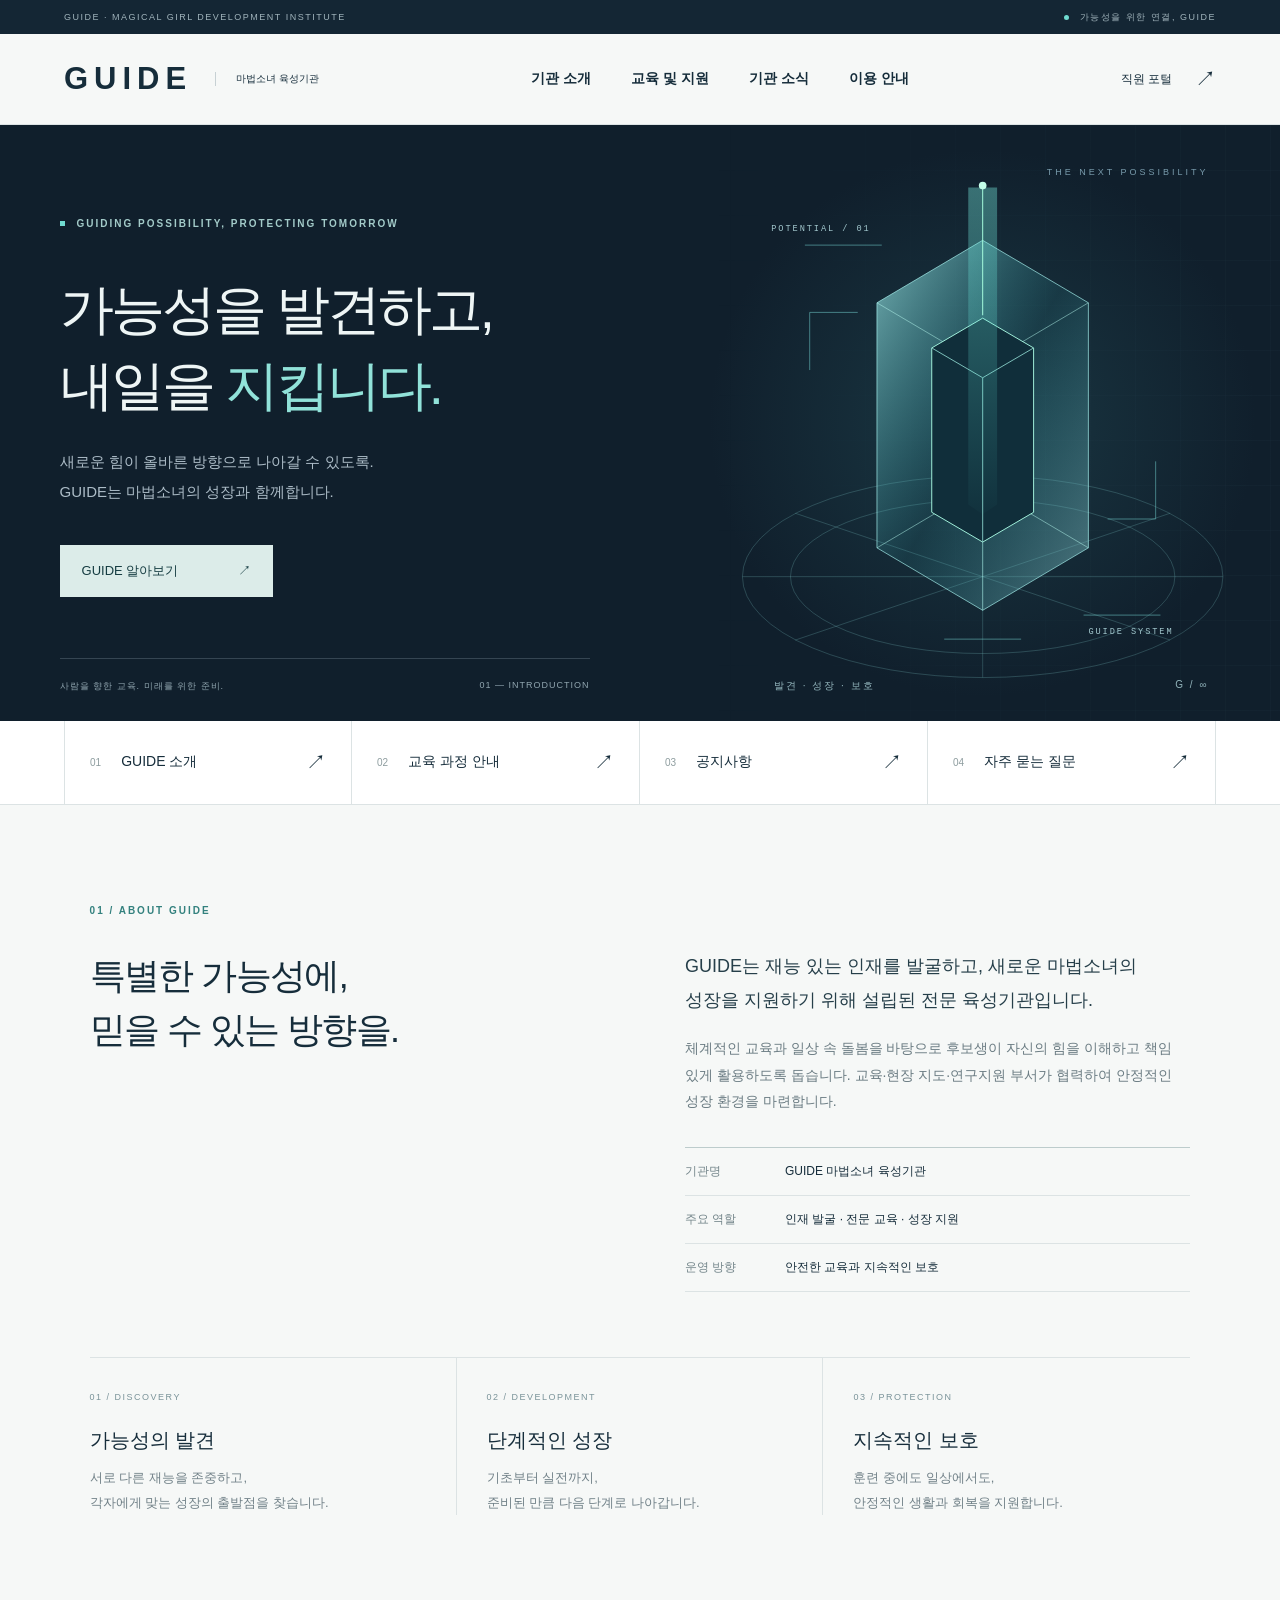
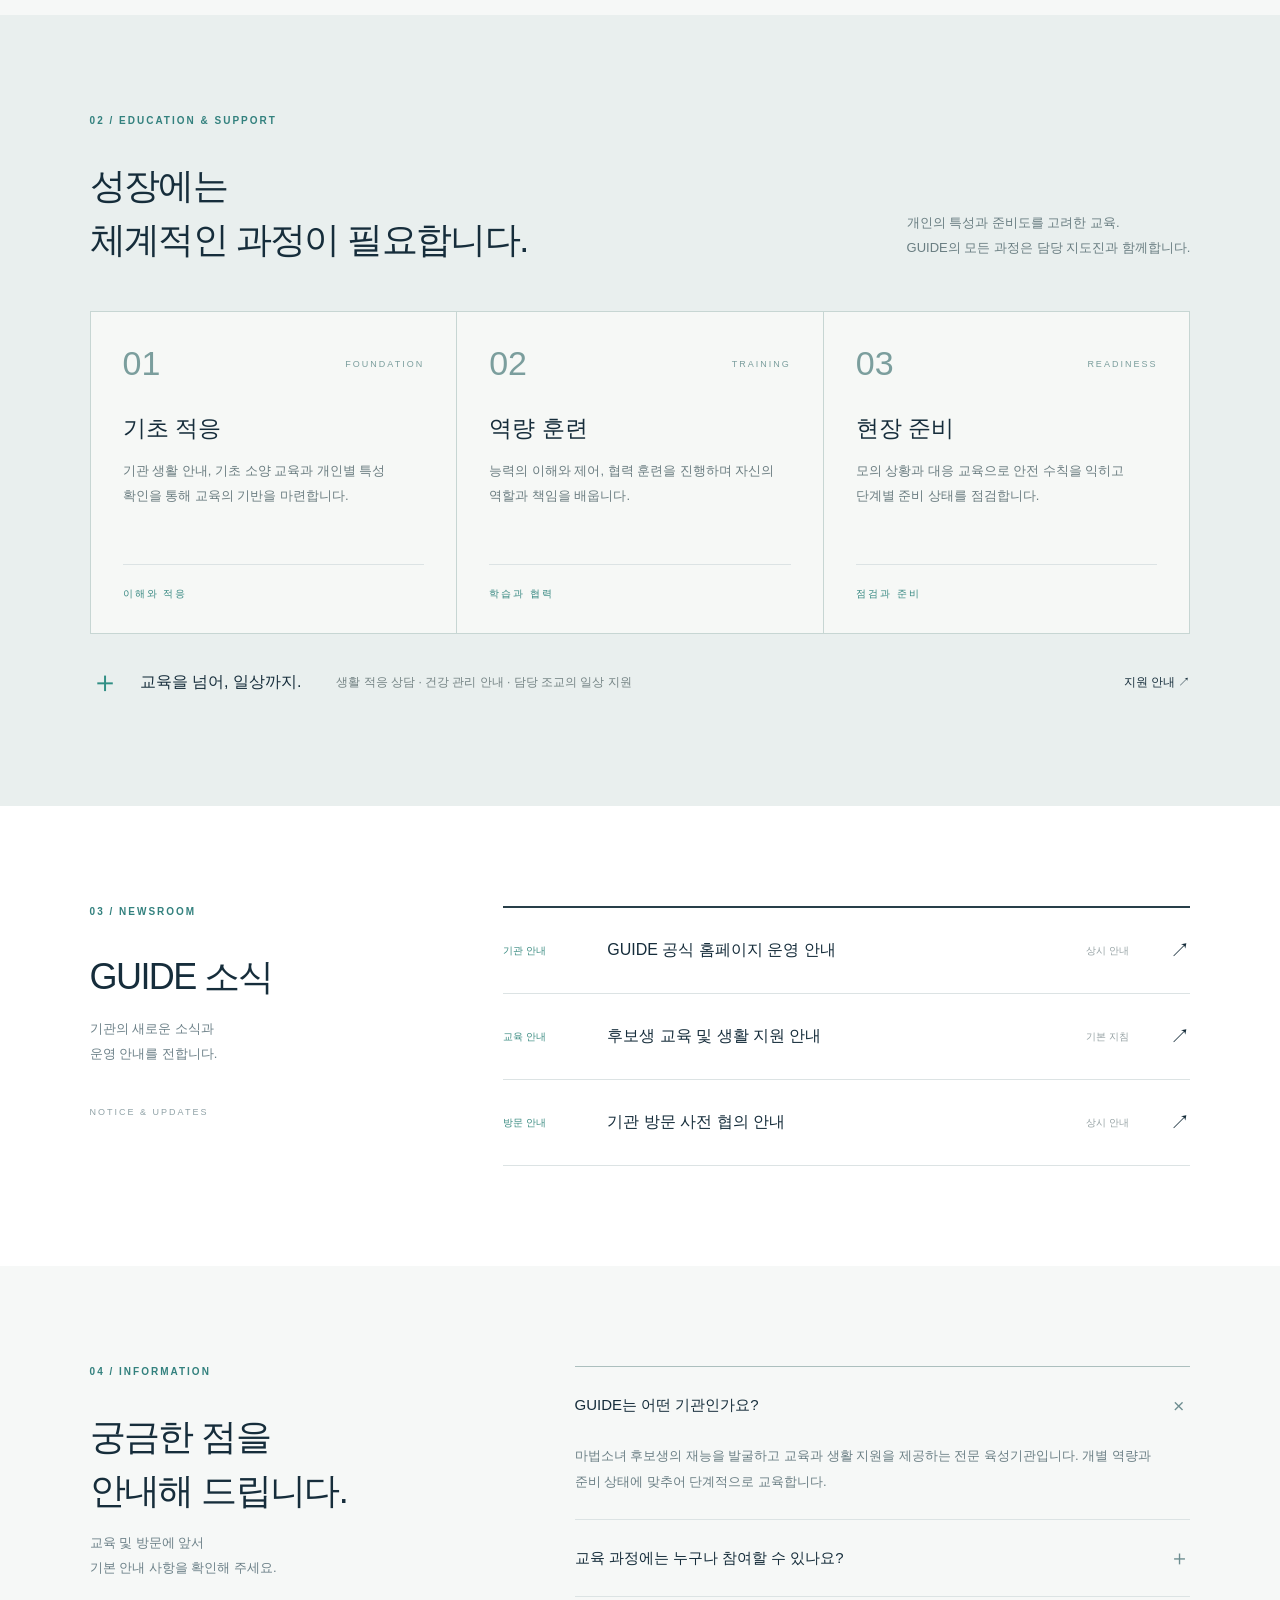
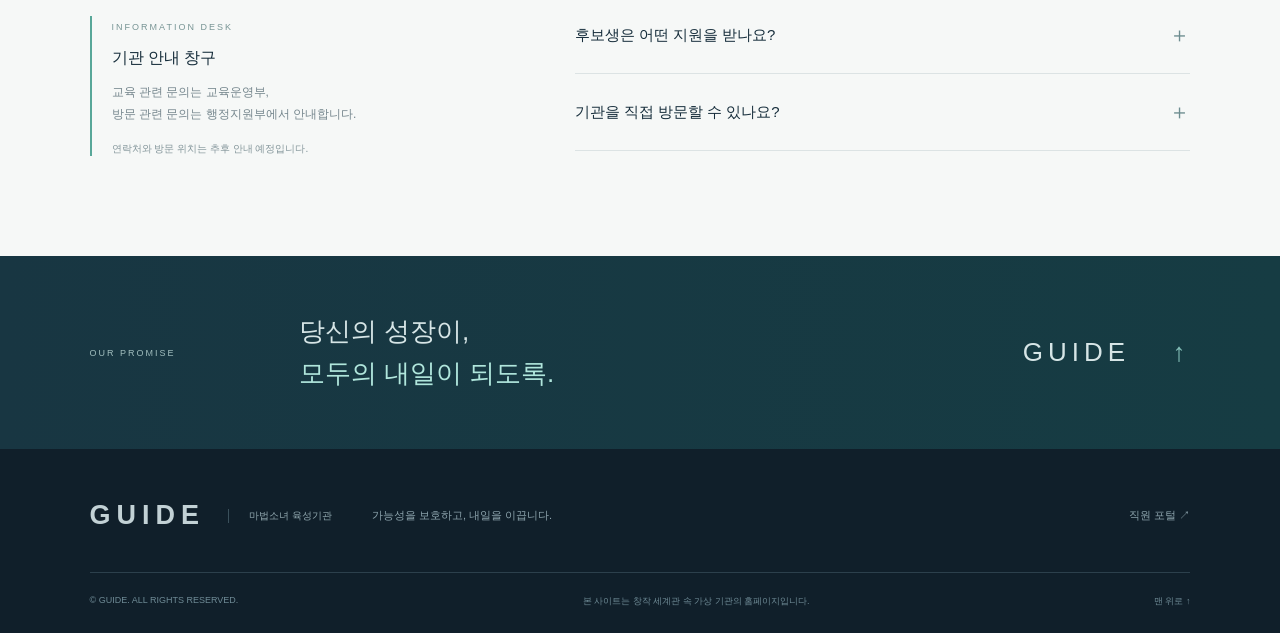
<file: index.html>
<!doctype html><html lang="ko"><head><meta charset="utf-8"><meta name="viewport" content="width=device-width,initial-scale=1"><meta name="theme-color" content="#101e2b"><title>GUIDE — 마법소녀 육성기관</title><meta name="description" content="가능성을 발견하고, 내일을 지킵니다. GUIDE 마법소녀 육성기관 공식 홈페이지."><link rel="stylesheet" href="style.css"><link rel="stylesheet" href="archive.css"><link rel="stylesheet" href="admin-event.css"></head><body>
<a class="skip" href="#main">본문 바로가기</a><div class="utility"><span>GUIDE · MAGICAL GIRL DEVELOPMENT INSTITUTE</span><span><i></i> 가능성을 위한 연결, GUIDE</span></div>
<header><a class="brand" href="#" aria-label="GUIDE 홈">GUIDE<span>마법소녀 육성기관</span></a><nav id="navigation" aria-label="주요 메뉴"><a href="#about">기관 소개</a><a href="#program">교육 및 지원</a><a href="#news">기관 소식</a><a href="#contact">이용 안내</a></nav><a class="header-link" href="https://vdghxhjxfhjh-hub.github.io/GUIDE-por/" target="_blank" rel="noopener">직원 포털 <span>↗</span></a><button class="menu-toggle" aria-label="메뉴 열기" aria-expanded="false" aria-controls="navigation">☰</button></header>
<main id="main"><section class="hero"><div class="hero-copy"><p class="eyebrow"><span></span> GUIDING POSSIBILITY, PROTECTING TOMORROW</p><h1>가능성을 발견하고,<br>내일을 <em>지킵니다.</em></h1><p class="intro">새로운 힘이 올바른 방향으로 나아갈 수 있도록.<br>GUIDE는 마법소녀의 성장과 함께합니다.</p><a class="button light" href="#about">GUIDE 알아보기 <span>↗</span></a><div class="hero-bottom"><span>사람을 향한 교육. 미래를 위한 준비.</span><span>01 — INTRODUCTION</span></div></div><div class="visual" aria-hidden="true"><div class="visual-grid"></div><span class="visual-label">THE NEXT POSSIBILITY</span><svg viewBox="0 0 600 620"><defs><linearGradient id="glass" x1="0" y1="0" x2="1" y2="1"><stop stop-color="#a3f1ee" stop-opacity=".7"/><stop offset=".5" stop-color="#319da6" stop-opacity=".13"/><stop offset="1" stop-color="#8fcdd1" stop-opacity=".5"/></linearGradient><linearGradient id="beam" x1="0" y1="1" x2="0" y2="0"><stop stop-color="#58e5db" stop-opacity=".02"/><stop offset="1" stop-color="#75e6db" stop-opacity=".4"/></linearGradient></defs><g fill="none" stroke="#80ccce" stroke-opacity=".25"><ellipse cx="300" cy="470" rx="250" ry="105"/><ellipse cx="300" cy="470" rx="200" ry="80"/><path d="M50 470h500M300 365v210M105 536l390-132M105 404l390 132"/></g><path d="M190 440V185l110-65 110 65v255l-110 65Z" fill="url(#glass)" stroke="#a6f2ef" stroke-opacity=".7"/><path d="m190 185 110 65 110-65M300 250v255M190 440l110-65 110 65" fill="none" stroke="#b9fbf0" stroke-opacity=".5"/><path d="M247 403V232l53-31 53 31v171l-53 31Z" fill="#102e3a" stroke="#a5f5df"/><path d="m247 232 53 31 53-31M300 263v171" fill="none" stroke="#80c5bf"/><path d="M285 395V65h30v330l-15 10Z" fill="url(#beam)"/><path d="M300 63v135" stroke="#a8ffdf"/><circle cx="300" cy="63" r="4" fill="#c4ffea"/><g fill="none" stroke="#6ac0c0" stroke-opacity=".6"><path d="M170 195h-50v60M430 410h50v-60M260 535h80"/><path d="M115 125h80M405 510h80"/></g><g fill="#a2c7cd" font-size="9" font-family="monospace" letter-spacing="2"><text x="80" y="110">POTENTIAL / 01</text><text x="410" y="530">GUIDE SYSTEM</text></g></svg><div class="visual-caption"><span>발견 · 성장 · 보호</span><span>G / ∞</span></div></div></section>
<div class="quicklinks"><a href="#about"><span>01</span> GUIDE 소개 <b>↗</b></a><a href="#program"><span>02</span> 교육 과정 안내 <b>↗</b></a><a href="#news"><span>03</span> 공지사항 <b>↗</b></a><a href="#contact"><span>04</span> 자주 묻는 질문 <b>↗</b></a></div>
<section class="section about" id="about"><div class="section-tag">01 / ABOUT GUIDE</div><div class="about-content"><h2>특별한 가능성에,<br>믿을 수 있는 방향을.</h2><div class="about-body"><p>GUIDE는 재능 있는 인재를 발굴하고, 새로운 마법소녀의 성장을 지원하기 위해 설립된 전문 육성기관입니다.</p><p>체계적인 교육과 일상 속 돌봄을 바탕으로 후보생이 자신의 힘을 이해하고 책임 있게 활용하도록 돕습니다. 교육·현장 지도·연구지원 부서가 협력하여 안정적인 성장 환경을 마련합니다.</p><dl class="facts"><div><dt>기관명</dt><dd>GUIDE 마법소녀 육성기관</dd></div><div><dt>주요 역할</dt><dd>인재 발굴 · 전문 교육 · 성장 지원</dd></div><div><dt>운영 방향</dt><dd>안전한 교육과 지속적인 보호</dd></div></dl></div></div><div class="values"><article><span>01 / DISCOVERY</span><h3>가능성의 발견</h3><p>서로 다른 재능을 존중하고,<br>각자에게 맞는 성장의 출발점을 찾습니다.</p></article><article><span>02 / DEVELOPMENT</span><h3>단계적인 성장</h3><p>기초부터 실전까지,<br>준비된 만큼 다음 단계로 나아갑니다.</p></article><article><span>03 / PROTECTION</span><h3>지속적인 보호</h3><p>훈련 중에도 일상에서도,<br>안정적인 생활과 회복을 지원합니다.</p></article></div></section>
<section class="program section" id="program"><div class="section-tag">02 / EDUCATION & SUPPORT</div><div class="section-heading"><h2>성장에는<br>체계적인 과정이 필요합니다.</h2><p>개인의 특성과 준비도를 고려한 교육.<br>GUIDE의 모든 과정은 담당 지도진과 함께합니다.</p></div><div class="steps"><article><div class="step-number">01<span>FOUNDATION</span></div><h3>기초 적응</h3><p>기관 생활 안내, 기초 소양 교육과 개인별 특성 확인을 통해 교육의 기반을 마련합니다.</p><span class="step-foot">이해와 적응</span></article><article><div class="step-number">02<span>TRAINING</span></div><h3>역량 훈련</h3><p>능력의 이해와 제어, 협력 훈련을 진행하며 자신의 역할과 책임을 배웁니다.</p><span class="step-foot">학습과 협력</span></article><article><div class="step-number">03<span>READINESS</span></div><h3>현장 준비</h3><p>모의 상황과 대응 교육으로 안전 수칙을 익히고 단계별 준비 상태를 점검합니다.</p><span class="step-foot">점검과 준비</span></article></div><div class="support-strip"><span class="cross">＋</span><strong>교육을 넘어, 일상까지.</strong><p>생활 적응 상담 · 건강 관리 안내 · 담당 조교의 일상 지원</p><a href="#contact">지원 안내 ↗</a></div></section>
<section class="section news" id="news"><div><div class="section-tag">03 / NEWSROOM</div><h2>GUIDE 소식</h2><p>기관의 새로운 소식과<br>운영 안내를 전합니다.</p><span class="news-caption">NOTICE & UPDATES</span></div><div class="news-list"><button data-notice="0"><span class="category">기관 안내</span><h3>GUIDE 공식 홈페이지 운영 안내</h3><span class="news-type">상시 안내</span><b>↗</b></button><button data-notice="1"><span class="category">교육 안내</span><h3>후보생 교육 및 생활 지원 안내</h3><span class="news-type">기본 지침</span><b>↗</b></button><button data-notice="2"><span class="category">방문 안내</span><h3>기관 방문 사전 협의 안내</h3><span class="news-type">상시 안내</span><b>↗</b></button></div></section>
<section class="contact section" id="contact"><div><div class="section-tag">04 / INFORMATION</div><h2>궁금한 점을<br>안내해 드립니다.</h2><p>교육 및 방문에 앞서<br>기본 안내 사항을 확인해 주세요.</p><div class="contact-note"><span>INFORMATION DESK</span><h3>기관 안내 창구</h3><p>교육 관련 문의는 교육운영부,<br>방문 관련 문의는 행정지원부에서 안내합니다.</p><small>연락처와 방문 위치는 추후 안내 예정입니다.</small></div></div><div class="faq"><details open><summary>GUIDE는 어떤 기관인가요?<span>＋</span></summary><p>마법소녀 후보생의 재능을 발굴하고 교육과 생활 지원을 제공하는 전문 육성기관입니다. 개별 역량과 준비 상태에 맞추어 단계적으로 교육합니다.</p></details><details><summary>교육 과정에는 누구나 참여할 수 있나요?<span>＋</span></summary><p>교육은 기관의 선정 및 안내 절차를 거친 후보생을 대상으로 진행됩니다. 별도의 모집 일정과 참여 방법은 확정 후 공식 공지로 안내합니다.</p></details><details><summary>후보생은 어떤 지원을 받나요?<span>＋</span></summary><p>기초 적응 교육과 역량 훈련 외에도 담당 지도진의 상담, 생활 적응 지원, 건강 관리 안내를 받습니다. 세부 지원은 교육 단계에 따라 달라질 수 있습니다.</p></details><details><summary>기관을 직접 방문할 수 있나요?<span>＋</span></summary><p>교육과 후보생의 일상 보호를 위해 사전 협의된 방문만 가능합니다. 방문 일정과 출입 범위는 담당 부서의 안내에 따라 주세요.</p></details><details id="hidden-faq" hidden><summary>교육을 마친 후보생에게 연락할 수 있나요?<span>＋</span></summary><p>교육 종료자의 연락처는 개인정보 보호를 위해 제공하지 않습니다.</p><p class="related-record-link">해당 답변과 연관된 페이지를 찾았습니다. <a href="records.html">후보생 보존 기록 ↗</a>에서 관련 정보를 확인할 수 있습니다.</p></details></div></section>
<section class="closing"><span>OUR PROMISE</span><p>당신의 성장이,<br><strong>모두의 내일이 되도록.</strong></p><a href="#">GUIDE <span>↑</span></a></section></main>
<footer><div class="footer-top"><a class="brand" href="#">GUIDE<span>마법소녀 육성기관</span></a><p>가능성을 보호하고, 내일을 이끕니다.</p><a href="https://guide-inner-gate.dudwjd64.chatgpt.site/" target="_blank" rel="noopener">직원 포털 ↗</a></div><div class="footer-bottom"><span>© GUIDE. ALL RIGHTS RESERVED.</span><span>본 사이트는 창작 세계관 속 가상 기관의 홈페이지입니다.</span><a href="#main">맨 위로 ↑</a></div></footer>
<dialog id="notice-dialog"><div class="dialog-top"><span>GUIDE / NOTICE</span><button id="close-notice" aria-label="공지 닫기">×</button></div><span class="category" id="notice-category"></span><h2 id="notice-title"></h2><div id="notice-body"></div><div class="dialog-end">GUIDE 마법소녀 육성기관</div></dialog><script src="app.js"></script><script src="archive-data.js"></script><script src="site-media.js"></script><script src="admin-event.js"></script><script src="archive.js"></script></body></html>
</file>
<file: style.css>
:root{--ink:#162d3b;--muted:#687980;--line:#dce3e4;--mint:#70dbd1;--paper:#f6f8f7}*{box-sizing:border-box}html{scroll-behavior:smooth;scroll-padding-top:100px}body{margin:0;color:var(--ink);background:var(--paper);font-family:Arial,'Noto Sans KR','Malgun Gothic',sans-serif;word-break:keep-all}a{color:inherit;text-decoration:none}button{font:inherit;cursor:pointer}button,a,summary{-webkit-tap-highlight-color:transparent}a:focus-visible,button:focus-visible,summary:focus-visible{outline:3px solid #309f9a;outline-offset:5px}.skip{position:absolute;top:-60px;z-index:10;background:white;padding:14px}.skip:focus{top:0}.utility{height:34px;background:#142634;color:#a1b4bc;padding:0 5%;display:flex;justify-content:space-between;align-items:center;font-size:9px;letter-spacing:1.5px}.utility i{display:inline-block;width:5px;height:5px;border-radius:50%;background:var(--mint);margin-right:7px}header{height:91px;padding:0 5%;background:#f6f8f7f5;display:flex;align-items:center;justify-content:space-between;gap:32px;position:sticky;top:0;z-index:5;backdrop-filter:blur(12px);border-bottom:1px solid var(--line)}.brand{font-size:31px;letter-spacing:6px;font-weight:600;display:flex;align-items:center;gap:23px}.brand span{font-size:10px;letter-spacing:0;font-weight:400;border-left:1px solid #c7d1d4;padding-left:20px}nav{display:flex;gap:40px;font-size:14px;font-weight:600}nav a{padding:35px 0;position:relative}nav a:after{content:'';position:absolute;left:0;bottom:21px;width:0;height:2px;background:#258a86;transition:width .2s}nav a:hover:after{width:100%}.header-link{font-size:12px;display:flex;gap:23px;align-items:center}.header-link span{font-size:21px}.menu-toggle{display:none}.hero{display:grid;grid-template-columns:1.15fr 1fr;background:#101f2c;color:#eef5f5;min-height:595px;overflow:hidden}.hero-copy{padding:79px 0 28px 8.7%;position:relative;z-index:1}.eyebrow,.section-tag{font-size:10px;letter-spacing:2px;font-weight:600}.eyebrow{color:#a3cbc9;display:flex;align-items:center;gap:12px}.eyebrow span{height:5px;width:5px;background:var(--mint)}h1{font-size:clamp(38px,4.25vw,64px);line-height:1.4;letter-spacing:-3px;font-weight:400;margin:39px 0 23px}h1 em{font-style:normal;color:#91e2d9}.intro{font-size:15px;line-height:1.95;color:#acbcc7}.button{display:inline-flex;justify-content:space-between;gap:60px;padding:17px 22px;margin-top:24px;font-size:13px}.light{background:#dcece9;color:#163d42}.button:hover{background:#a2e7db}.hero-bottom{display:flex;justify-content:space-between;gap:20px;font-size:9px;color:#90a5af;letter-spacing:1px;border-top:1px solid #354552;padding-top:21px;margin-top:61px;max-width:530px}.visual{position:relative;background:radial-gradient(ellipse at 50% 50%,#24515b80,transparent 65%)}.visual-grid{position:absolute;inset:0;background-image:linear-gradient(#71a6ab09 1px,transparent 1px),linear-gradient(90deg,#71a6ab09 1px,transparent 1px);background-size:45px 45px;mask-image:linear-gradient(90deg,transparent,black)}.visual svg{position:absolute;width:100%;height:100%;inset:0}.visual-label{position:absolute;top:42px;right:12%;font-size:9px;letter-spacing:3px;color:#789aab}.visual-caption{position:absolute;bottom:28px;left:15%;right:12%;display:flex;justify-content:space-between;color:#94b6bd;font-size:10px;letter-spacing:2px}.quicklinks{display:grid;grid-template-columns:repeat(4,1fr);padding:0 5%;background:white;border-bottom:1px solid var(--line)}.quicklinks a{padding:28px 25px;border-right:1px solid var(--line);display:flex;align-items:center;gap:20px;font-size:14px}.quicklinks a:first-child{border-left:1px solid var(--line)}.quicklinks span{font-size:10px;color:#8e9d9f}.quicklinks b{margin-left:auto;font-size:20px;font-weight:400}.quicklinks a:hover{background:#eaf2f0}.section{padding:100px 7%;scroll-margin-top:0}.section-tag{color:#33817e;margin-bottom:33px}h2{font-size:36px;font-weight:400;line-height:1.5;letter-spacing:-1.6px;margin:0}p{line-height:1.9}.about-content{display:grid;grid-template-columns:1fr 1fr;gap:90px}.about-body>p{font-size:14px;color:#6b7c83;margin:0 0 18px}.about-body>p:first-child{font-size:18px;color:#263f4a}.facts{margin:32px 0 0;border-top:1px solid #bdcccc;font-size:12px}.facts div{display:flex;border-bottom:1px solid var(--line);padding:15px 0}.facts dt{width:100px;color:#73858a}.facts dd{margin:0}.values{display:grid;grid-template-columns:repeat(3,1fr);margin-top:65px;border-top:1px solid var(--line)}.values article{padding:28px 30px 0;border-right:1px solid var(--line)}.values article:first-child{padding-left:0}.values article:last-child{border:0}.values span{color:#7a9399;font-size:9px;letter-spacing:1.5px}.values h3{font-size:20px;font-weight:500;margin:23px 0 12px}.values p{font-size:13px;color:#718188;margin:0}.program{background:#e9efee}.section-heading{display:flex;justify-content:space-between;align-items:end;gap:30px}.section-heading p{font-size:13px;color:#6a7e82;margin:0 0 7px}.steps{display:grid;grid-template-columns:repeat(3,1fr);gap:1px;background:#c7d6d3;margin-top:44px;border:1px solid #c7d6d3}.steps article{padding:32px;background:#f6f8f6}.step-number{display:flex;align-items:center;justify-content:space-between;font-size:34px;font-weight:300;color:#7b9e9d}.step-number span{font-size:9px;letter-spacing:2px}.steps h3{font-size:23px;font-weight:500;margin:30px 0 15px}.steps p{font-size:13px;color:#6b7d81;min-height:75px}.step-foot{border-top:1px solid var(--line);display:block;padding-top:22px;margin-top:30px;font-size:10px;letter-spacing:2px;color:#358780}.support-strip{display:flex;align-items:center;gap:20px;padding:25px 0 0}.cross{font-size:30px;color:#318f85}.support-strip strong{font-weight:500;font-size:16px}.support-strip p{font-size:12px;color:#748384;margin-left:15px}.support-strip a{font-size:12px;margin-left:auto}.news{display:grid;grid-template-columns:1fr 2fr;gap:70px;background:#fff}.news p,.contact>div>p{font-size:13px;color:#6c8088}.news-caption{display:block;margin-top:40px;font-size:9px;letter-spacing:2px;color:#90a2a7}.news-list{border-top:2px solid #283f49}.news-list button{display:grid;grid-template-columns:90px 1fr 70px 20px;gap:14px;align-items:center;text-align:left;width:100%;padding:29px 0;border:0;border-bottom:1px solid var(--line);background:transparent;color:var(--ink)}.category{font-size:10px;color:#3a8b81}.news-list h3{font-size:16px;font-weight:500;margin:0}.news-type{font-size:10px;color:#96a2a4}.news-list b{font-weight:400;font-size:20px}.news-list button:hover h3{color:#268b83}.contact{display:grid;grid-template-columns:1fr 1.6fr;gap:100px}.contact-note{margin-top:35px;padding-left:20px;border-left:2px solid #58a799}.contact-note>span{font-size:9px;letter-spacing:2px;color:#779494}.contact-note h3{font-size:16px;font-weight:500;margin:14px 0 5px}.contact-note p{font-size:12px;color:#75868d}.contact-note small{font-size:10px;color:#829499}.faq{border-top:1px solid #acbfbe}.faq details{border-bottom:1px solid var(--line)}summary{list-style:none;padding:24px 0;cursor:pointer;display:flex;align-items:center;justify-content:space-between;font-size:15px}summary::-webkit-details-marker{display:none}summary span{font-size:21px;color:#6d8d90}details[open] summary span{transform:rotate(45deg)}details p{font-size:13px;color:#6b7f85;line-height:2;padding:0 35px 24px 0;margin:0}.closing{background:#183642;color:#d6e5e6;padding:55px 7%;display:flex;align-items:center;justify-content:space-between;gap:35px;background-image:linear-gradient(90deg,#183642,#163c43)}.closing>span{font-size:9px;letter-spacing:2px;color:#a1bebe}.closing p{font-size:26px;line-height:1.6;font-weight:300;margin:0 auto 0 8%}.closing strong{font-weight:400;color:#b0e6dc}.closing a{font-size:26px;letter-spacing:5px}.closing a span{margin-left:30px;color:#83beb7}footer{background:#101f2a;color:#8ea5ae;padding:45px 7% 25px}.footer-top{display:flex;gap:40px;align-items:center;padding-bottom:35px}.footer-top .brand{color:#c2d1d5;font-size:27px}.footer-top .brand span{border-color:#3a505b;color:#93aab1}.footer-top p{font-size:11px}.footer-top>a:last-child{margin-left:auto;font-size:11px}.footer-bottom{border-top:1px solid #2c404c;padding-top:22px;display:flex;justify-content:space-between;font-size:9px;gap:20px;color:#6f8b96}dialog{border:1px solid #bed3d1;padding:32px;width:min(620px,90vw);color:var(--ink);background:#f8faf8}dialog::backdrop{background:#071923b8;backdrop-filter:blur(5px)}.dialog-top{display:flex;justify-content:space-between;align-items:center;margin-bottom:35px;font-size:10px;letter-spacing:2px;color:#658c90}.dialog-top button{border:0;background:transparent;font-size:28px;color:#526e77}dialog h2{font-size:25px;margin-top:15px}#notice-body{font-size:14px;color:#667e85;margin-top:24px}.dialog-end{border-top:1px solid var(--line);padding-top:20px;font-size:11px;margin-top:35px;color:#77928f}@media(min-width:1600px){body{max-width:1800px;margin:auto}.hero{min-height:680px}}@media(max-width:1000px){.brand{font-size:27px}.brand span{display:none}nav{gap:25px}.hero-copy{padding-top:60px}.hero{min-height:550px}h1{font-size:43px}.hero-bottom span:last-child{display:none}.section{padding:75px 6%}.about-content{gap:40px}.news,.contact{gap:40px}.support-strip{flex-wrap:wrap}.support-strip p{margin:0}.news-list button{grid-template-columns:65px 1fr 20px}.news-type{display:none}.steps article{padding:24px}.footer-top p{display:none}}@media(max-width:650px){.utility{height:27px;font-size:7px}.utility>span:last-child{display:none}header{height:73px;padding:0 6%;gap:20px}.header-link{margin-left:auto;font-size:10px;gap:10px}.menu-toggle{display:block;border:0;background:none;font-size:21px;color:var(--ink)}nav{display:none;position:absolute;top:73px;left:0;right:0;background:#f6f8f7;padding:15px 6%;border-bottom:1px solid var(--line)}nav.open{display:flex;flex-direction:column;gap:0}nav a{padding:17px 0}nav a:after{bottom:8px}.hero{grid-template-columns:1fr;min-height:auto}.hero-copy{padding:47px 7% 25px}.eyebrow{font-size:7px;letter-spacing:1.3px}h1{font-size:39px;letter-spacing:-2px;margin-top:28px}.intro{font-size:13px}.button{margin-top:18px}.hero-bottom{margin-top:35px}.visual{height:335px;margin-top:-10px}.visual svg{height:115%;top:-35px}.visual-label{top:12px;font-size:7px}.visual-caption{bottom:15px;font-size:8px}.quicklinks{padding:0;grid-template-columns:1fr 1fr}.quicklinks a{padding:20px;font-size:12px;gap:13px;border-bottom:1px solid var(--line)}.quicklinks a:first-child{border-left:0}.section{padding:57px 7%}.section-tag{font-size:9px;margin-bottom:25px}h2{font-size:29px}.about-content{grid-template-columns:1fr;gap:26px}.about-body>p:first-child{font-size:16px}.values{margin-top:35px;grid-template-columns:1fr}.values article,.values article:first-child{padding:23px 0;border-right:0;border-bottom:1px solid var(--line)}.values h3{margin:13px 0 8px}.values p br{display:none}.section-heading{display:block}.section-heading p{margin-top:22px}.steps{grid-template-columns:1fr;margin-top:28px}.steps article{padding:26px}.steps p{min-height:0}.steps h3{margin-top:20px}.step-foot{margin-top:20px;padding-top:16px}.support-strip{gap:12px}.support-strip strong{font-size:14px}.support-strip p{width:100%;font-size:11px}.support-strip a{margin-left:0}.news,.contact{grid-template-columns:1fr;gap:28px}.news-caption{display:none}.news p br{display:none}.news-list button{grid-template-columns:1fr 20px;gap:10px;padding:24px 0}.news-list .category{grid-column:1/-1}.news-list h3{font-size:14px}.contact-note{margin-top:26px}.closing{padding:35px 7%;flex-wrap:wrap}.closing>span{width:100%}.closing p{margin:0;font-size:21px}.closing a{font-size:18px}.closing a span{margin-left:5px}.footer-top{gap:15px;padding-bottom:20px}.footer-bottom{flex-direction:column;gap:14px}.footer-top .brand{font-size:24px}dialog{padding:24px}dialog h2{font-size:22px}}@media(prefers-reduced-motion:reduce){html{scroll-behavior:auto}*{transition:none!important}}

#hidden-faq[hidden]{display:none}.faq .related-record-link{color:#b18b9c;font-size:12px}.related-record-link a{color:#8e536d;text-decoration:underline;text-underline-offset:4px}.related-record-link a:hover{color:#572d45}
</file>
<file: archive.css>
[hidden]{display:none!important}header .brand{-webkit-touch-callout:none;user-select:none;touch-action:manipulation}#admin-gate{width:min(440px,calc(100vw - 36px));background:#131b24;color:#dbe3e8;border:1px solid #46515c;padding:30px;box-shadow:0 30px 100px #0007;animation:gate-in .45s ease both}#admin-gate::backdrop{background:#050c16ba;backdrop-filter:blur(4px)}.gate-top{display:flex;justify-content:space-between;align-items:center;color:#7d929e;font:9px monospace;letter-spacing:2px}.gate-close{background:none;border:0;color:#b5c5ce;font-size:24px}.gate-mark{font:9px monospace;letter-spacing:2px;color:#ac7178;margin-top:35px}#admin-gate h2{font-size:28px;margin-top:12px}.gate-description{color:#7f919c;font-size:12px;margin-bottom:28px}#admin-form label{display:block;font-size:11px;color:#93a4af;margin:20px 0 9px}#admin-form input{width:100%;border:1px solid #394653;background:#0c141d;padding:14px;color:#dce4eb;font:14px monospace;border-radius:0}#admin-form input:focus{outline:1px solid #a86a75}#gate-error{font-size:11px;color:#ee9ca4;min-height:21px;margin:12px 0}.gate-submit{width:100%;display:flex;justify-content:space-between;padding:15px;background:#d1dce0;border:0;color:#172630;font-size:13px}.gate-footer{margin-top:27px;padding-top:18px;border-top:1px solid #303d48;font:8px monospace;letter-spacing:1px;color:#657c8c;display:flex;justify-content:space-between}@keyframes gate-in{from{opacity:0;transform:translateY(8px)}to{opacity:1;transform:none}}body.archive-active{background:#160e12;color:#dbcdd0;max-width:none}#admin-archive{min-height:100vh;background-color:#1b1015;background-image:linear-gradient(#a7404f12 1px,transparent 1px),linear-gradient(90deg,#a7404f12 1px,transparent 1px);background-size:36px 36px;font-family:Arial,'Malgun Gothic',sans-serif}.arc-sidebar{position:fixed;inset:0 auto 0 0;width:235px;background:#160d12f5;border-right:1px solid #46232d;display:flex;flex-direction:column;padding:35px 23px}.arc-brand{font-size:31px;letter-spacing:7px;color:#d7b7bf}.arc-brand small{display:block;font:8px monospace;letter-spacing:2px;color:#8d5966;margin-top:10px}.arc-clearance{margin:49px 0 35px;padding:20px 0;border-top:1px solid #46232d;border-bottom:1px solid #46232d;display:flex;flex-direction:column;gap:13px}.arc-clearance>span{color:#d68491;font:9px monospace;letter-spacing:2px}.arc-clearance strong{font-size:17px;font-weight:400}.arc-clearance small{font-size:10px;color:#966e79}.arc-nav-label{font:8px monospace;color:#845d68;letter-spacing:1px}.arc-filters{position:static;background:none;display:flex;flex-direction:column;gap:5px;margin-top:17px;padding:0;border:0}.arc-filters button{display:flex;justify-content:space-between;border:1px solid transparent;padding:14px 12px;color:#b18c98;background:none;font-size:12px;text-align:left}.arc-filters button.chosen{background:#54233160;border-color:#79414c;color:#efc7ce}.arc-filters small{font:10px monospace}.arc-side-end{margin-top:auto;display:flex;flex-direction:column;gap:23px;padding-top:30px;color:#a76879;font-size:9px}.arc-side-end button{background:none;color:#c59da7;border:1px solid #54303c;padding:12px;text-align:left;font-size:11px}.arc-workspace{margin-left:235px}.arc-topbar{height:70px;border-bottom:1px solid #48232d;display:flex;align-items:center;justify-content:space-between;padding:0 40px;font:9px monospace;color:#996472;letter-spacing:1.2px}.arc-topbar b{color:#e66d7d;margin-left:10px}.arc-heading{padding:48px 40px 32px;display:flex;justify-content:space-between;align-items:center}.arc-kicker{font:9px monospace;letter-spacing:2px;color:#a86979}.arc-heading h1{font-size:35px;letter-spacing:-1.5px;margin:17px 0 12px;line-height:1.4;color:#eddae0}.arc-heading h1 span{color:#d47789}.arc-heading p{color:#9f7d88;font-size:12px}.arc-total{display:flex;flex-direction:column;gap:7px;text-align:right}.arc-total strong{font:44px monospace;color:#c08592;font-weight:300}.arc-total span{font:8px monospace;color:#80515f;letter-spacing:1.5px}.arc-rule{margin:0 40px;padding:15px 0;border-top:1px solid #56303b;border-bottom:1px solid #56303b;display:flex;justify-content:space-between;font-size:10px;color:#b1838f}.arc-rule span:last-child{color:#805b67}.arc-toolbar{display:flex;gap:20px;align-items:center;margin:30px 40px 15px}.arc-search{flex:1;display:flex;align-items:center;gap:12px;padding:11px 15px;background:#110b10;border:1px solid #54303b}.arc-search>span{font-size:23px;color:#ac7887}.arc-search input{width:100%;background:none;border:0;color:#e8cdd5;font:12px Arial;outline:none}.arc-search:focus-within{border-color:#bb7285}.arc-search input::placeholder{color:#835f6b}.arc-unread{font-size:11px;white-space:nowrap;color:#ae8996}.arc-unread input{accent-color:#c16980;vertical-align:middle}#arc-sort{background:#25141c;color:#bf9ba6;border:1px solid #54303b;padding:13px;font-size:11px}.arc-count{margin:23px 40px 14px;font:10px monospace;color:#936875}.arc-table-wrap{margin:0 40px;border-top:1px solid #84505e;overflow-x:auto}.arc-table{width:100%;border-collapse:collapse;text-align:left;min-width:680px}.arc-table th{padding:16px 13px;background:#341a2360;font-size:10px;font-weight:400;color:#9b6c7b;border-bottom:1px solid #59313e;white-space:nowrap}.arc-table td{padding:24px 13px;border-bottom:1px solid #42212c;font-size:10px;color:#ac8391}.arc-table th:nth-child(2){width:57%}.arc-table tr:hover td{background:#54233222}.file-id{font-family:monospace;white-space:nowrap}.file-open{padding:0;border:0;background:none;color:#dfbdc8;text-align:left;line-height:1.7;font-size:13px}.file-open:hover{color:#ffb7c8}.file-summary{display:block;color:#805d69;font-size:10px;line-height:1.7;margin-top:6px}.arc-table td.is-unread{color:#db879e;white-space:nowrap}.arc-table td.is-read{color:#6e555e;white-space:nowrap}.arc-empty{padding:40px;text-align:center;color:#ac8190;font-size:13px}.arc-bottom{margin:28px 40px 0;display:flex;justify-content:space-between;color:#704856;font:8px monospace;letter-spacing:1px;padding-bottom:30px}#archive-reader{padding:0;width:min(850px,calc(100vw - 32px));max-height:90dvh;border:1px solid #794553;background:#21141b;color:#d9bbc5;box-shadow:0 30px 100px #0009}#archive-reader::backdrop{background:#09050ad9;backdrop-filter:blur(3px)}.reader-top{display:flex;align-items:center;justify-content:space-between;padding:17px 30px;border-bottom:1px solid #56303f;color:#b47f8e;font:9px monospace;letter-spacing:1.5px}.reader-top button{background:none;border:0;color:#c2919f;font-size:25px}.reader-scroll{max-height:calc(90dvh - 70px);overflow-y:auto;padding:32px 45px}.reader-stamp{display:inline-block;font:9px monospace;border:1px solid #9b5064;color:#d9859b;padding:7px 10px;letter-spacing:2px}.reader-meta{font:10px monospace;color:#8b6371;margin:26px 0 12px;line-height:1.9}#reader-title{font-size:26px;letter-spacing:-.6px;line-height:1.5}.reader-summary{font-size:12px;color:#a78291;line-height:1.9;padding-bottom:24px;border-bottom:1px solid #4f2c39}.reader-sections section{margin-top:27px}.reader-sections h3{font-size:12px;color:#cf92a3;font-weight:500}.reader-sections p{font-size:13px;color:#c8aeb8;line-height:2;white-space:pre-line}.reader-related{margin-top:35px;padding-top:23px;border-top:1px solid #57303e}.reader-related>span{font-size:10px;color:#916473}.reader-related button{display:block;background:none;border:0;color:#cf92a7;padding:10px 0;text-align:left;font-size:11px}.reader-seal{font-size:9px;color:#7d5363;margin-top:30px;border-top:1px solid #432331;padding-top:20px}.archive-active a:focus-visible,.archive-active button:focus-visible,.archive-active input:focus-visible{outline-color:#d1899e}body.gate-open{overflow:hidden}@media(max-width:850px){.arc-sidebar{width:190px;padding:28px 16px}.arc-workspace{margin-left:190px}.arc-topbar,.arc-heading{padding-left:24px;padding-right:24px}.arc-rule,.arc-toolbar,.arc-count,.arc-table-wrap,.arc-bottom{margin-left:24px;margin-right:24px}.arc-heading h1{font-size:29px}.arc-toolbar{flex-wrap:wrap;gap:14px}.arc-search{flex-basis:100%}.arc-total{display:none}}@media(max-width:600px){.arc-sidebar{position:static;width:auto;padding:22px;border-right:0;border-bottom:1px solid #542737}.arc-brand{font-size:24px}.arc-clearance{margin:20px 0 15px;padding:15px 0;gap:8px}.arc-clearance strong{font-size:15px}.arc-nav-label{display:none}.arc-filters{display:grid;grid-template-columns:repeat(3,1fr);gap:5px;margin-top:0}.arc-filters button{font-size:10px;padding:10px 7px}.arc-side-end{margin:0;padding-top:17px;flex-direction:row;justify-content:space-between;align-items:center}.arc-side-end button{padding:8px 12px}.arc-workspace{margin-left:0}.arc-topbar{height:48px;font-size:7px;padding:0 22px}.arc-heading{padding:30px 22px 15px}.arc-heading h1{font-size:27px}.arc-rule,.arc-toolbar,.arc-count,.arc-table-wrap,.arc-bottom{margin-left:22px;margin-right:22px}.arc-rule{font-size:9px}.arc-rule span:last-child{display:none}.arc-table{min-width:0}.arc-table th:nth-child(3),.arc-table td:nth-child(3),.arc-table th:nth-child(4),.arc-table td:nth-child(4){display:none}.arc-table th:nth-child(2){width:auto}.arc-table th,.arc-table td{padding:16px 6px}.file-summary{display:none}.file-open{font-size:12px}.file-id{font-size:9px!important}.reader-scroll{padding:24px}.reader-top{padding:15px 24px}#reader-title{font-size:22px}.reader-sections p{font-size:12px}}@media(prefers-reduced-motion:reduce){#admin-gate{animation:none}}
</file>
<file: admin-event.css>
.visual{position:relative}.institution-external-image{position:absolute;inset:0;width:100%;height:100%;z-index:1}.visual.has-external-image>svg,.visual.has-external-image>.visual-label{visibility:hidden}
.arc-register-link{display:inline-block;color:#edb7bf;border:1px solid #8b4d5b;padding:14px 18px;margin:18px 0;text-decoration:none}.reader-sections p{white-space:pre-line}
.admin-alert-stack{position:fixed;inset:14px auto auto 14px;margin:0;padding:0;width:min(360px,calc(100vw - 28px));max-height:calc(100vh - 28px);overflow:auto;background:transparent;border:0;color:#efdde1;z-index:2147483646;pointer-events:none;font-family:Arial,'Malgun Gothic',sans-serif}
.admin-alert-stack::backdrop{background:transparent;pointer-events:none}
.admin-alert{border:1px solid #80424e;border-left:3px solid #cf7886;background:#211016f5;padding:16px 18px;margin:0 0 10px;box-shadow:0 8px 35px #0007;animation:alert-appear .4s ease both}
.admin-alert strong{font-size:12px;font-weight:600;letter-spacing:.03em}.admin-alert p{font-size:12px;line-height:1.8;color:#c6a7af;margin:8px 0 0;word-break:keep-all}
.admin-takeover{position:fixed;inset:0;width:100vw;max-width:none;height:100dvh;max-height:none;margin:0;padding:0;border:0;background:#020203;overflow:hidden;color:#e5d9dc;outline:none}
.admin-takeover::backdrop{background:#000}.admin-takeover[open]{display:grid;place-items:center}
.admin-appearance{width:min(720px,90vw);height:86dvh;object-fit:contain;animation:appearance-in .35s ease both}
.admin-takeover.is-blocked .admin-appearance{animation:appearance-off .65s forwards}
.admin-block-message{position:absolute;inset:0;display:flex;align-items:center;justify-content:center;flex-direction:column;padding:24px;text-align:center;background:#000;animation:block-in 1s both}
.admin-block-message small{font:10px monospace;letter-spacing:3px;color:#955963}.admin-block-message h1{font-size:clamp(22px,4vw,38px);font-weight:400;margin:23px 0 13px;letter-spacing:-.04em}.admin-block-message p{font-size:12px;color:#766970}
.admin-disconnected{overflow:hidden}
@keyframes alert-appear{from{opacity:0;transform:translateX(-12px)}to{opacity:1;transform:none}}
@keyframes appearance-in{from{opacity:0}to{opacity:1}}
@keyframes appearance-off{40%{transform:scaleY(.005);filter:brightness(2)}100%{transform:scale(0);opacity:0}}
@keyframes block-in{0%,60%{opacity:0}100%{opacity:1}}
@media(prefers-reduced-motion:reduce){.admin-alert,.admin-appearance,.admin-takeover.is-blocked .admin-appearance,.admin-block-message{animation:none}.admin-takeover.is-blocked .admin-appearance{visibility:hidden}}
</file>
